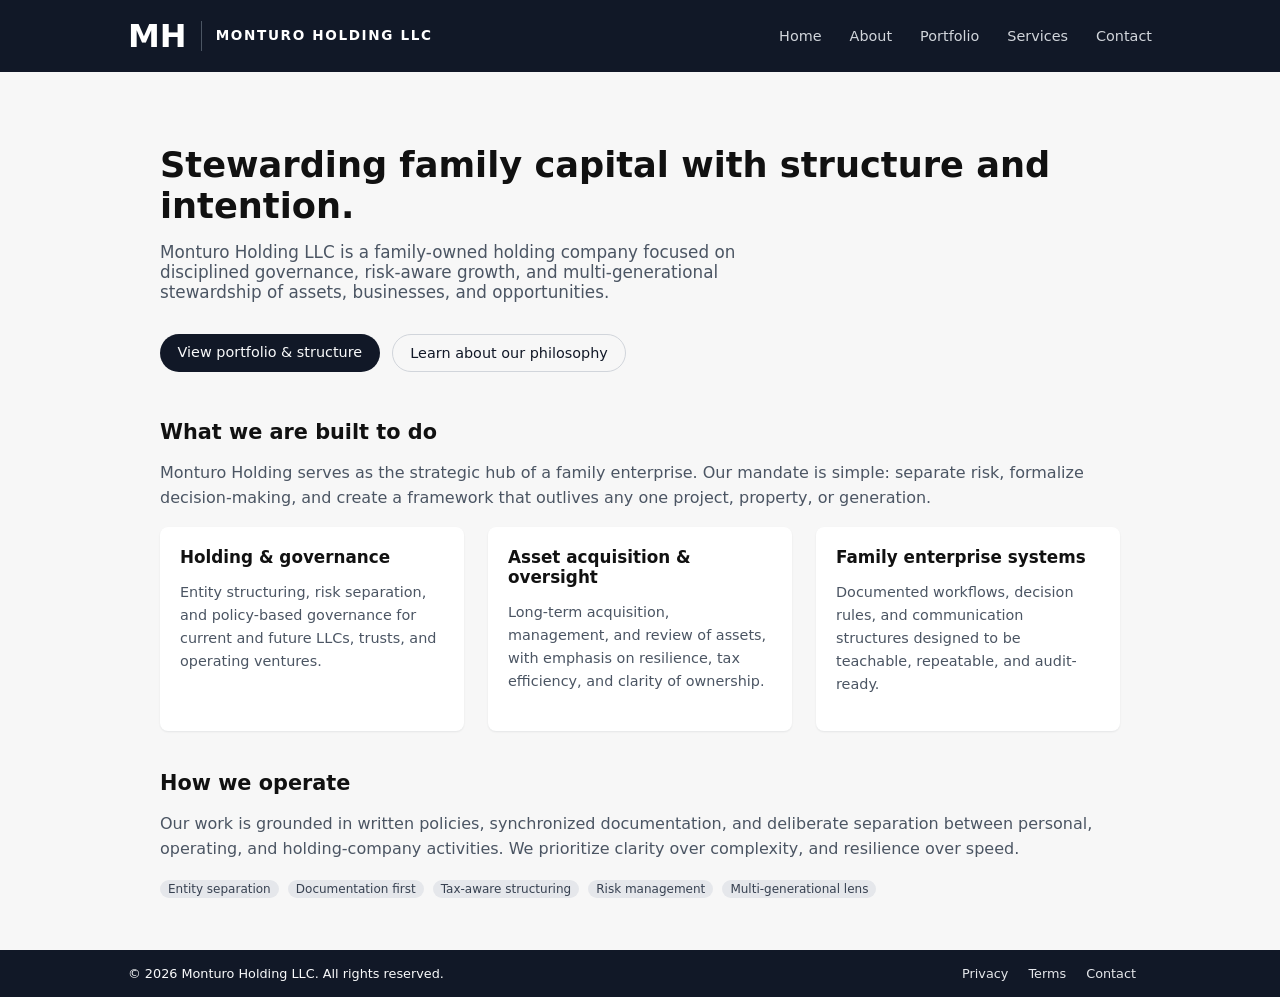
<file: index.html>
<!DOCTYPE html>
<html lang="en">
<head>
  <meta charset="UTF-8" />
  <meta name="viewport" content="width=device-width, initial-scale=1.0" />
  <title>Monturo Holding LLC</title>
  <meta name="description" content="Monturo Holding LLC — a family-owned holding company focused on disciplined governance, risk-aware growth, and multi-generational stewardship." />
  <link rel="stylesheet" href="styles.css" />
</head>
<body>

<header>
  <a href="index.html" class="logo-link">
    <span class="logo-mh">MH</span>
    <span class="logo-divider"></span>
    <span class="logo-name">MONTURO HOLDING LLC</span>
  </a>
  <nav>
    <a href="index.html">Home</a>
    <a href="about.html">About</a>
    <a href="portfolio.html">Portfolio</a>
    <a href="services.html">Services</a>
    <a href="contact.html">Contact</a>
  </nav>
</header>

  <main>

    <div class="hero-section">
      <h1 class="hero-title">Stewarding family capital with structure and intention.</h1>
      <p class="hero-subtitle">Monturo Holding LLC is a family-owned holding company focused on disciplined governance, risk-aware growth, and multi-generational stewardship of assets, businesses, and opportunities.</p>
      <div class="btn-row">
        <a href="portfolio.html" class="btn-primary">View portfolio &amp; structure</a>
        <a href="about.html" class="btn-secondary">Learn about our philosophy</a>
      </div>
    </div>

    <div class="section">
      <h2>What we are built to do</h2>
      <p>Monturo Holding serves as the strategic hub of a family enterprise. Our mandate is simple: separate risk, formalize decision-making, and create a framework that outlives any one project, property, or generation.</p>
      <div class="grid">
        <div class="card">
          <h3>Holding &amp; governance</h3>
          <p class="muted">Entity structuring, risk separation, and policy-based governance for current and future LLCs, trusts, and operating ventures.</p>
        </div>
        <div class="card">
          <h3>Asset acquisition &amp; oversight</h3>
          <p class="muted">Long-term acquisition, management, and review of assets, with emphasis on resilience, tax efficiency, and clarity of ownership.</p>
        </div>
        <div class="card">
          <h3>Family enterprise systems</h3>
          <p class="muted">Documented workflows, decision rules, and communication structures designed to be teachable, repeatable, and audit-ready.</p>
        </div>
      </div>
    </div>

    <div class="section">
      <h2>How we operate</h2>
      <p>Our work is grounded in written policies, synchronized documentation, and deliberate separation between personal, operating, and holding-company activities. We prioritize clarity over complexity, and resilience over speed.</p>
      <div style="margin-top:0.75rem;">
        <span class="pill">Entity separation</span>
        <span class="pill">Documentation first</span>
        <span class="pill">Tax-aware structuring</span>
        <span class="pill">Risk management</span>
        <span class="pill">Multi-generational lens</span>
      </div>
    </div>

  </main>

  <footer>
    <span>&copy; 2026 Monturo Holding LLC. All rights reserved.</span>
    <nav>
      <a href="privacy.html">Privacy</a>
      <a href="terms.html">Terms</a>
      <a href="contact.html">Contact</a>
    </nav>
  </footer>

</body>
</html>
</file>
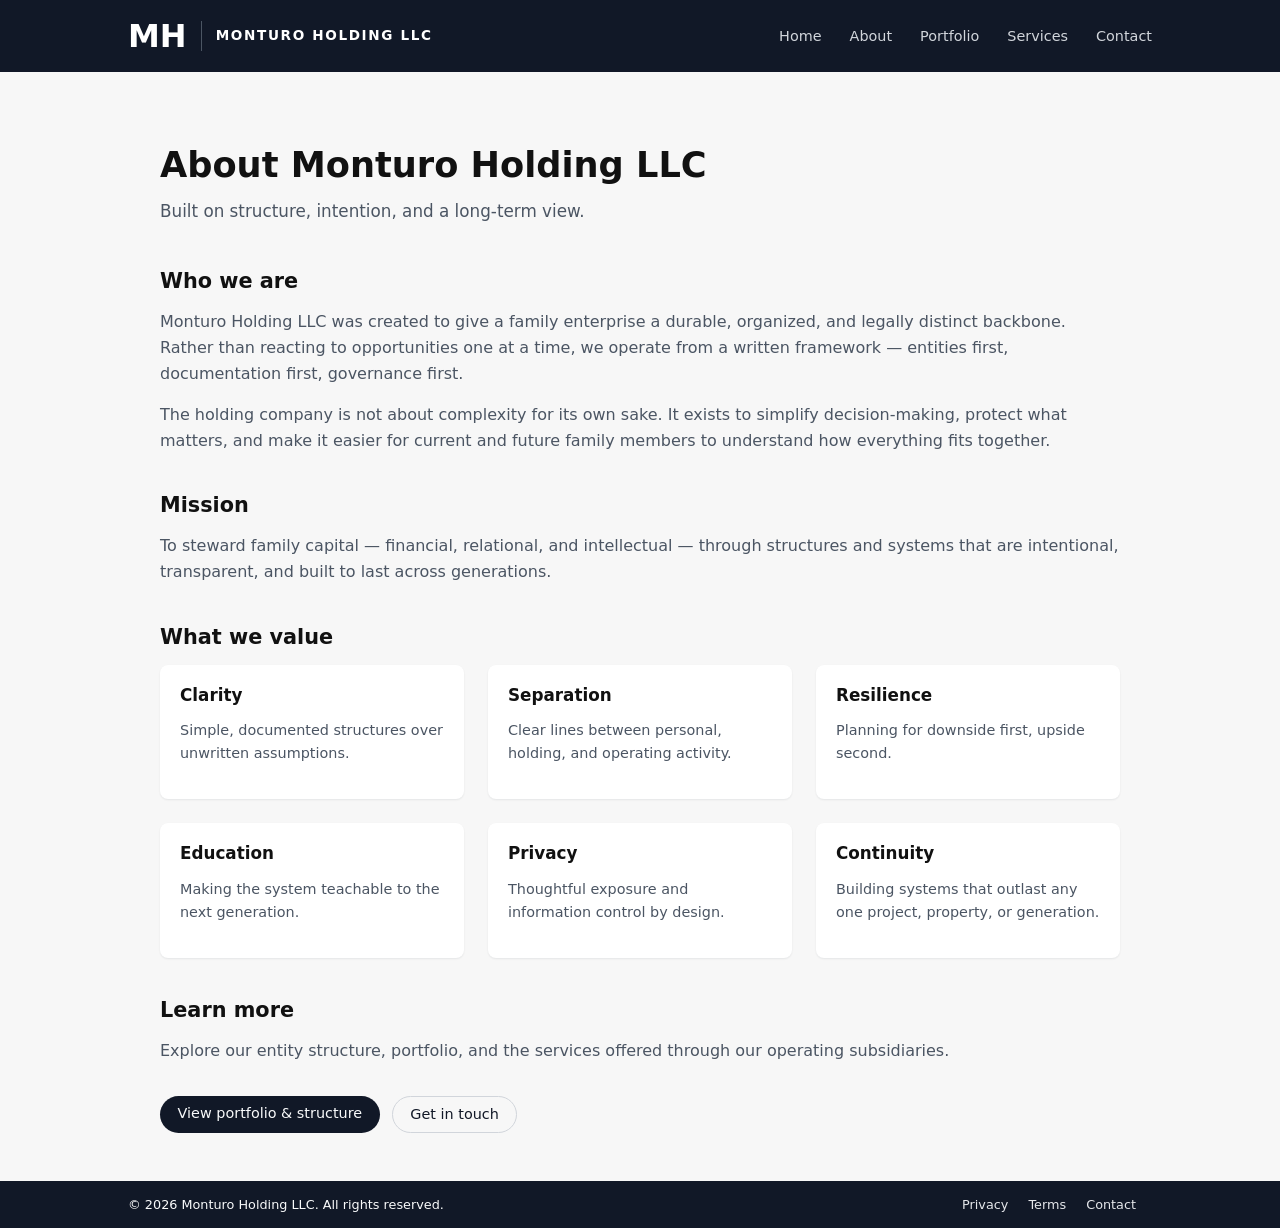
<file: about.html>
<!DOCTYPE html>
<html lang="en">
<head>
  <meta charset="UTF-8" />
  <meta name="viewport" content="width=device-width, initial-scale=1.0" />
  <title>About | Monturo Holding LLC</title>
  <meta name="description" content="About Monturo Holding LLC — a family-owned holding company built on structure, intention, and multi-generational stewardship." />
  <link rel="stylesheet" href="styles.css" />
</head>
<body>

<header>
  <a href="index.html" class="logo-link">
    <span class="logo-mh">MH</span>
    <span class="logo-divider"></span>
    <span class="logo-name">MONTURO HOLDING LLC</span>
  </a>
  <nav>
    <a href="index.html">Home</a>
    <a href="about.html">About</a>
    <a href="portfolio.html">Portfolio</a>
    <a href="services.html">Services</a>
    <a href="contact.html">Contact</a>
  </nav>
</header>

  <main>

    <div class="hero-section">
      <h1 class="hero-title">About Monturo Holding LLC</h1>
      <p class="hero-subtitle">Built on structure, intention, and a long-term view.</p>
    </div>

    <div class="section">
      <h2>Who we are</h2>
      <p>Monturo Holding LLC was created to give a family enterprise a durable, organized, and legally distinct backbone. Rather than reacting to opportunities one at a time, we operate from a written framework — entities first, documentation first, governance first.</p>
      <p style="margin-top:0.75rem;">The holding company is not about complexity for its own sake. It exists to simplify decision-making, protect what matters, and make it easier for current and future family members to understand how everything fits together.</p>
    </div>

    <div class="section">
      <h2>Mission</h2>
      <p>To steward family capital — financial, relational, and intellectual — through structures and systems that are intentional, transparent, and built to last across generations.</p>
    </div>

    <div class="section">
      <h2>What we value</h2>
      <div class="grid">
        <div class="card">
          <h3>Clarity</h3>
          <p class="muted">Simple, documented structures over unwritten assumptions.</p>
        </div>
        <div class="card">
          <h3>Separation</h3>
          <p class="muted">Clear lines between personal, holding, and operating activity.</p>
        </div>
        <div class="card">
          <h3>Resilience</h3>
          <p class="muted">Planning for downside first, upside second.</p>
        </div>
        <div class="card">
          <h3>Education</h3>
          <p class="muted">Making the system teachable to the next generation.</p>
        </div>
        <div class="card">
          <h3>Privacy</h3>
          <p class="muted">Thoughtful exposure and information control by design.</p>
        </div>
        <div class="card">
          <h3>Continuity</h3>
          <p class="muted">Building systems that outlast any one project, property, or generation.</p>
        </div>
      </div>
    </div>

    <div class="section">
      <h2>Learn more</h2>
      <p>Explore our entity structure, portfolio, and the services offered through our operating subsidiaries.</p>
      <div class="btn-row">
        <a href="portfolio.html" class="btn-primary">View portfolio &amp; structure</a>
        <a href="contact.html" class="btn-secondary">Get in touch</a>
      </div>
    </div>

  </main>

  <footer>
    <span>&copy; 2026 Monturo Holding LLC. All rights reserved.</span>
    <nav>
      <a href="privacy.html">Privacy</a>
      <a href="terms.html">Terms</a>
      <a href="contact.html">Contact</a>
    </nav>
  </footer>

</body>
</html>
</file>
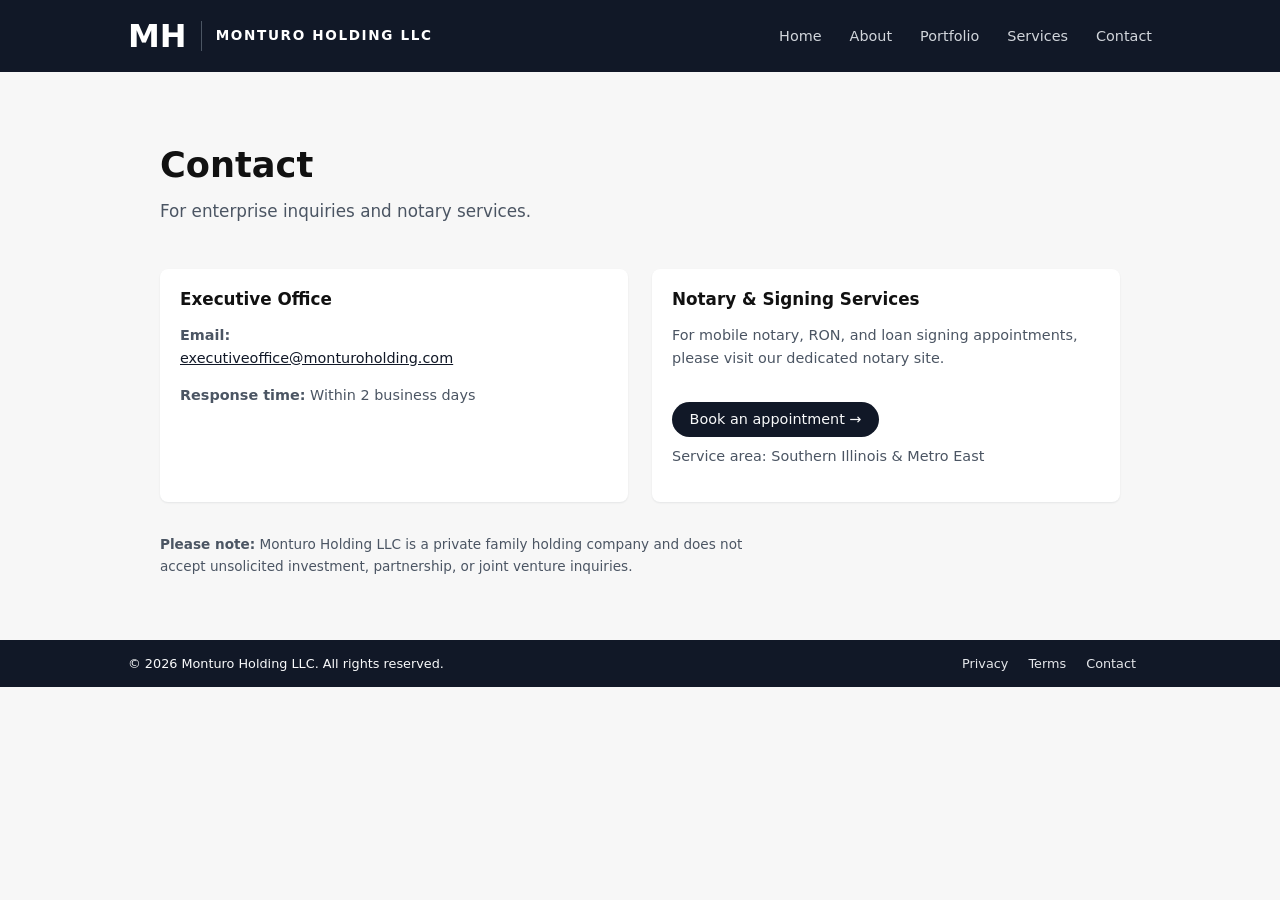
<file: contact.html>
<!DOCTYPE html>
<html lang="en">
<head>
  <meta charset="UTF-8" />
  <meta name="viewport" content="width=device-width, initial-scale=1.0" />
  <title>Contact | Monturo Holding LLC</title>
  <meta name="description" content="Contact Monturo Holding LLC — executive office and notary service inquiries." />
  <link rel="stylesheet" href="styles.css" />
</head>
<body>

  <header>
  <a href="index.html" class="logo-link">
    <span class="logo-mh">MH</span>
    <span class="logo-divider"></span>
    <span class="logo-name">MONTURO HOLDING LLC</span>
  </a>
  <nav>
    <a href="index.html">Home</a>
    <a href="about.html">About</a>
    <a href="portfolio.html">Portfolio</a>
    <a href="services.html">Services</a>
    <a href="contact.html">Contact</a>
  </nav>
</header>

  <main>

    <div class="hero-section">
      <h1 class="hero-title">Contact</h1>
      <p class="hero-subtitle">For enterprise inquiries and notary services.</p>
    </div>

    <div class="section">
      <div class="grid">

        <div class="card">
          <h3>Executive Office</h3>
          <p class="muted">
            <strong>Email:</strong><br />
            <a href="mailto:executiveoffice@monturoholding.com" style="color:#111827;">executiveoffice@monturoholding.com</a>
          </p>
          <p class="muted" style="margin-top:0.5rem;"><strong>Response time:</strong> Within 2 business days</p>
        </div>

        <div class="card">
          <h3>Notary &amp; Signing Services</h3>
          <p class="muted">For mobile notary, RON, and loan signing appointments, please visit our dedicated notary site.</p>
          <div class="btn-row">
            <a href="https://monturo-notary-signing-services.com" target="_blank" rel="noopener" class="btn-primary">Book an appointment →</a>
          </div>
          <p class="muted" style="margin-top:0.5rem;">Service area: Southern Illinois &amp; Metro East</p>
        </div>

      </div>

      <p class="muted" style="margin-top:2rem;font-size:0.85rem;max-width:600px;">
        <strong>Please note:</strong> Monturo Holding LLC is a private family holding company and does not accept unsolicited investment, partnership, or joint venture inquiries.
      </p>
    </div>

  </main>

  <footer>
    <span>&copy; 2026 Monturo Holding LLC. All rights reserved.</span>
    <nav>
      <a href="privacy.html">Privacy</a>
      <a href="terms.html">Terms</a>
      <a href="contact.html">Contact</a>
    </nav>
  </footer>

</body>
</html>
</file>
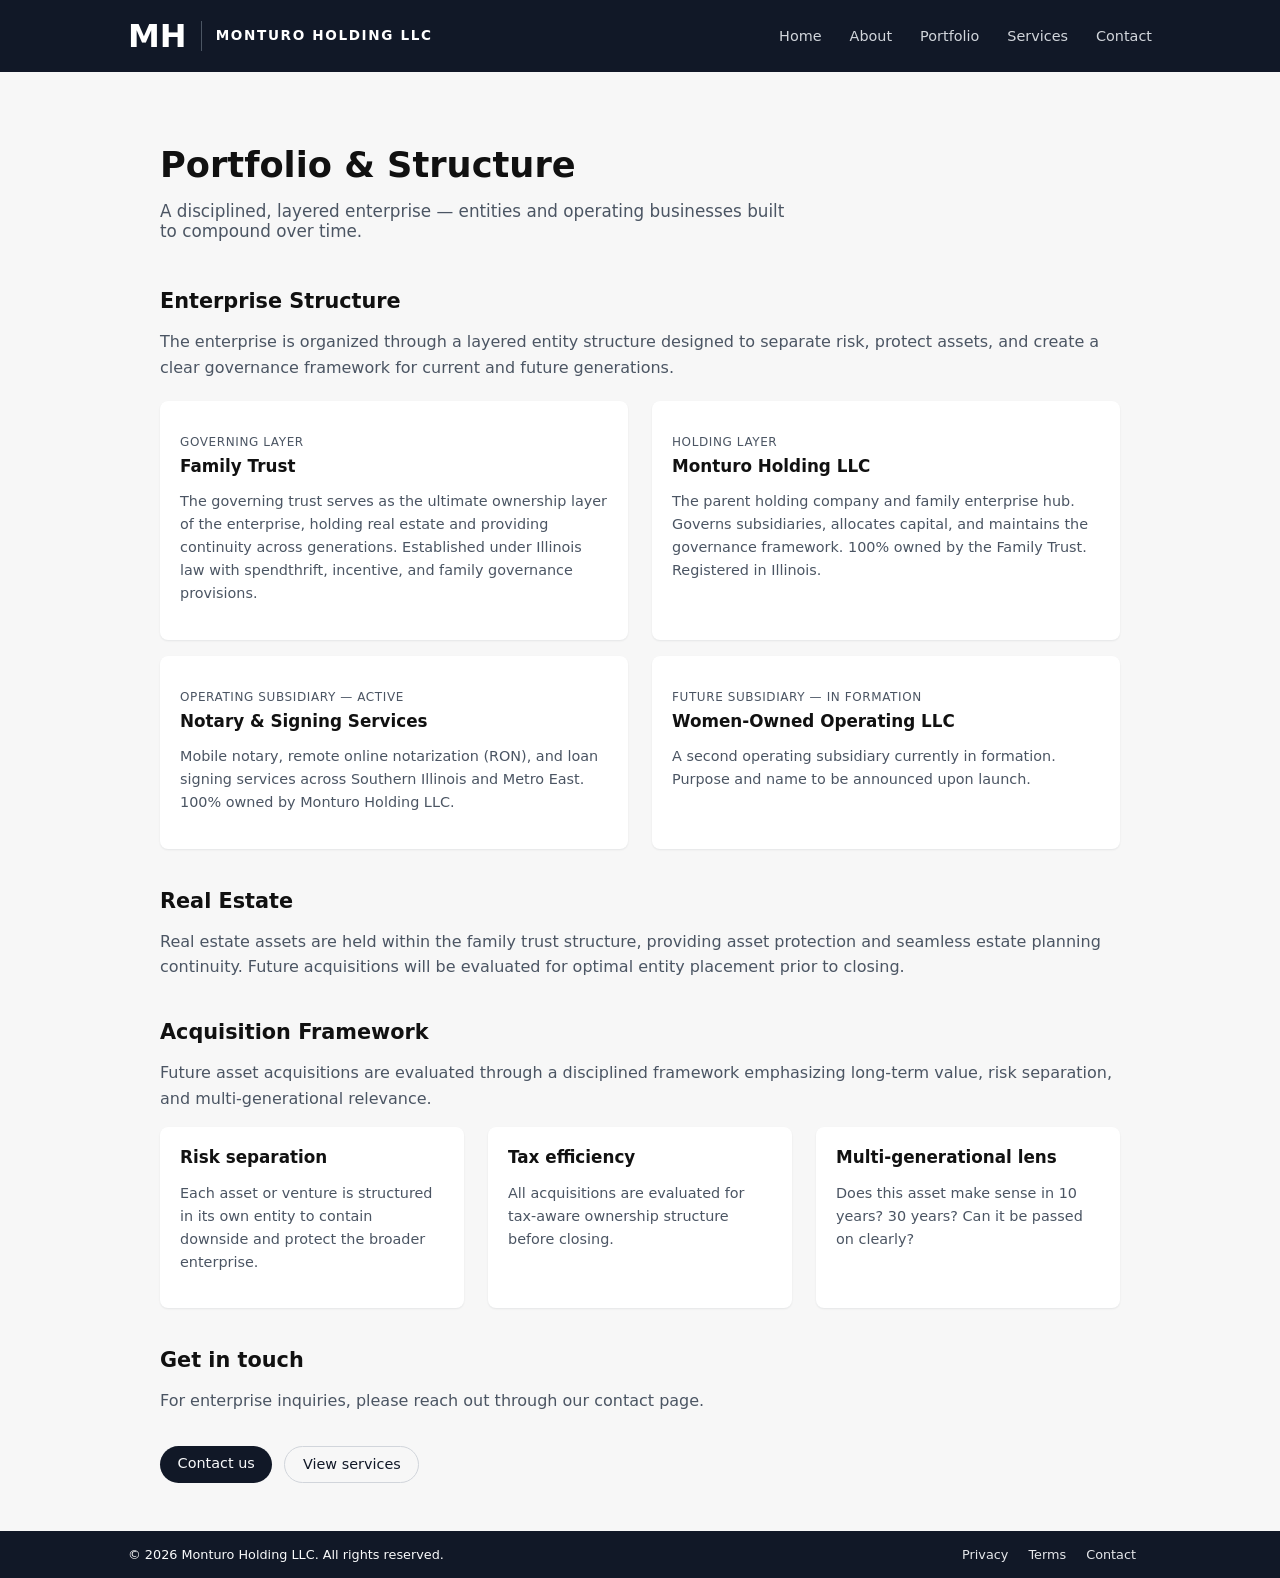
<file: portfolio.html>
<!DOCTYPE html>
<html lang="en">
<head>
  <meta charset="UTF-8" />
  <meta name="viewport" content="width=device-width, initial-scale=1.0" />
  <title>Portfolio | Monturo Holding LLC</title>
  <meta name="description" content="The Monturo Holding LLC enterprise structure — a layered holding company, operating subsidiaries, and a disciplined asset acquisition framework." />
  <link rel="stylesheet" href="styles.css" />
</head>
<body>

 <header>
  <a href="index.html" class="logo-link">
    <span class="logo-mh">MH</span>
    <span class="logo-divider"></span>
    <span class="logo-name">MONTURO HOLDING LLC</span>
  </a>
  <nav>
    <a href="index.html">Home</a>
    <a href="about.html">About</a>
    <a href="portfolio.html">Portfolio</a>
    <a href="services.html">Services</a>
    <a href="contact.html">Contact</a>
  </nav>
</header>

  <main>

    <div class="hero-section">
      <h1 class="hero-title">Portfolio &amp; Structure</h1>
      <p class="hero-subtitle">A disciplined, layered enterprise — entities and operating businesses built to compound over time.</p>
    </div>

    <div class="section">
      <h2>Enterprise Structure</h2>
      <p>The enterprise is organized through a layered entity structure designed to separate risk, protect assets, and create a clear governance framework for current and future generations.</p>

      <div class="grid" style="margin-top:1.25rem;">
        <div class="card">
          <p class="muted" style="font-size:0.75rem;text-transform:uppercase;letter-spacing:0.05em;margin-bottom:0.25rem;">Governing Layer</p>
          <h3>Family Trust</h3>
          <p class="muted">The governing trust serves as the ultimate ownership layer of the enterprise, holding real estate and providing continuity across generations. Established under Illinois law with spendthrift, incentive, and family governance provisions.</p>
        </div>
        <div class="card">
          <p class="muted" style="font-size:0.75rem;text-transform:uppercase;letter-spacing:0.05em;margin-bottom:0.25rem;">Holding Layer</p>
          <h3>Monturo Holding LLC</h3>
          <p class="muted">The parent holding company and family enterprise hub. Governs subsidiaries, allocates capital, and maintains the governance framework. 100% owned by the Family Trust. Registered in Illinois.</p>
        </div>
      </div>

      <div class="grid" style="margin-top:1rem;">
        <div class="card">
          <p class="muted" style="font-size:0.75rem;text-transform:uppercase;letter-spacing:0.05em;margin-bottom:0.25rem;">Operating Subsidiary — Active</p>
          <h3>Notary &amp; Signing Services</h3>
          <p class="muted">Mobile notary, remote online notarization (RON), and loan signing services across Southern Illinois and Metro East. 100% owned by Monturo Holding LLC.</p>
        </div>
        <div class="card">
          <p class="muted" style="font-size:0.75rem;text-transform:uppercase;letter-spacing:0.05em;margin-bottom:0.25rem;">Future Subsidiary — In Formation</p>
          <h3>Women-Owned Operating LLC</h3>
          <p class="muted">A second operating subsidiary currently in formation. Purpose and name to be announced upon launch.</p>
        </div>
      </div>
    </div>

    <div class="section">
      <h2>Real Estate</h2>
      <p>Real estate assets are held within the family trust structure, providing asset protection and seamless estate planning continuity. Future acquisitions will be evaluated for optimal entity placement prior to closing.</p>
    </div>

    <div class="section">
      <h2>Acquisition Framework</h2>
      <p>Future asset acquisitions are evaluated through a disciplined framework emphasizing long-term value, risk separation, and multi-generational relevance.</p>
      <div class="grid">
        <div class="card">
          <h3>Risk separation</h3>
          <p class="muted">Each asset or venture is structured in its own entity to contain downside and protect the broader enterprise.</p>
        </div>
        <div class="card">
          <h3>Tax efficiency</h3>
          <p class="muted">All acquisitions are evaluated for tax-aware ownership structure before closing.</p>
        </div>
        <div class="card">
          <h3>Multi-generational lens</h3>
          <p class="muted">Does this asset make sense in 10 years? 30 years? Can it be passed on clearly?</p>
        </div>
      </div>
    </div>

    <div class="section">
      <h2>Get in touch</h2>
      <p>For enterprise inquiries, please reach out through our contact page.</p>
      <div class="btn-row">
        <a href="contact.html" class="btn-primary">Contact us</a>
        <a href="services.html" class="btn-secondary">View services</a>
      </div>
    </div>

  </main>

  <footer>
    <span>&copy; 2026 Monturo Holding LLC. All rights reserved.</span>
    <nav>
      <a href="privacy.html">Privacy</a>
      <a href="terms.html">Terms</a>
      <a href="contact.html">Contact</a>
    </nav>
  </footer>

</body>
</html>
</file>
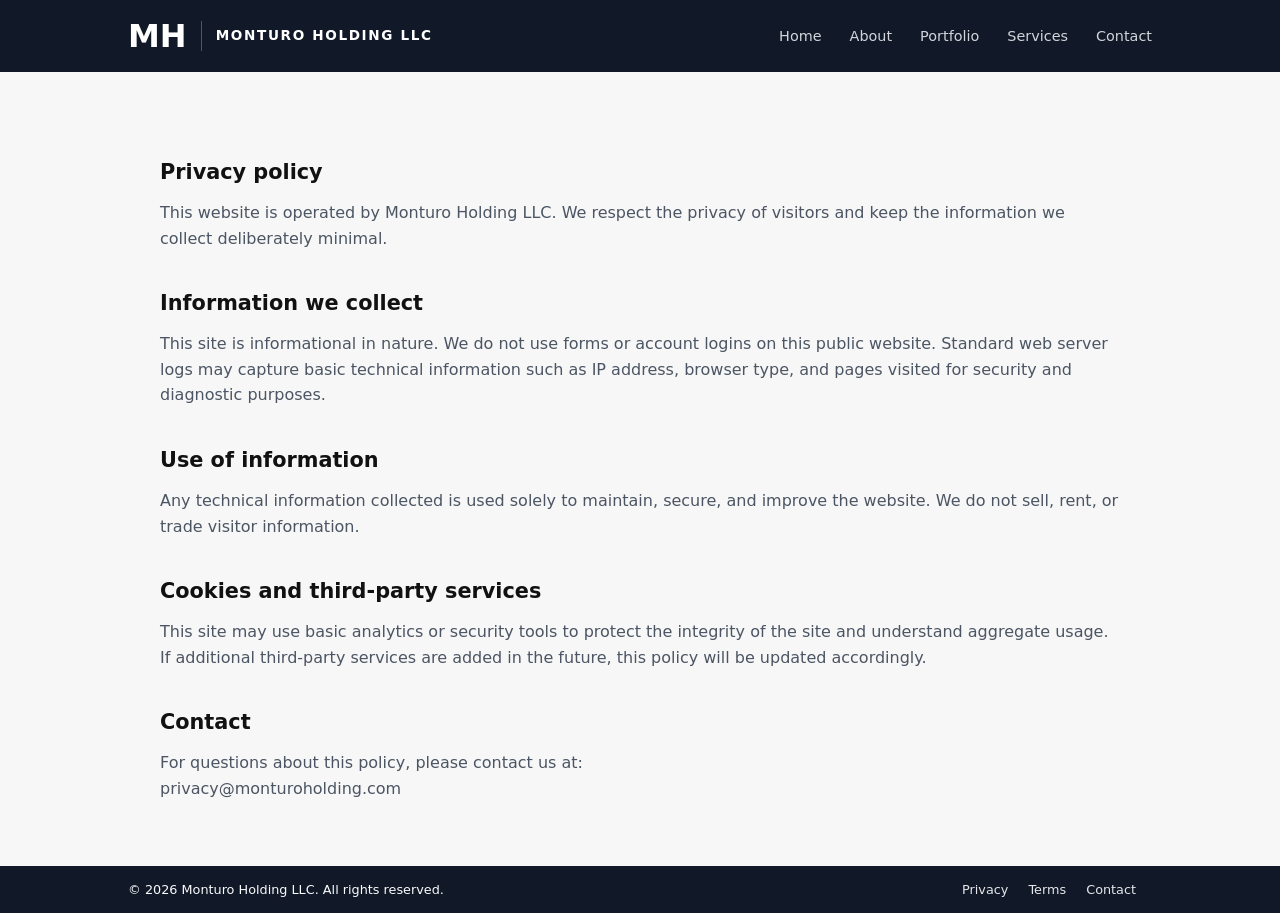
<file: privacy.html>
<!DOCTYPE html>
<html lang="en">
<head>
  <meta charset="UTF-8">
  <title>Privacy Policy | Monturo Holding LLC</title>
  <meta name="viewport" content="width=device-width, initial-scale=1">
  <meta name="description" content="Privacy policy for the Monturo Holdings LLC website.">
  <link rel="stylesheet" href="styles.css">
</head>
<body>
<header>
  <a href="index.html" class="logo-link">
    <span class="logo-mh">MH</span>
    <span class="logo-divider"></span>
    <span class="logo-name">MONTURO HOLDING LLC</span>
  </a>
  <nav>
    <a href="index.html">Home</a>
    <a href="about.html">About</a>
    <a href="portfolio.html">Portfolio</a>
    <a href="services.html">Services</a>
    <a href="contact.html">Contact</a>
  </nav>
</header>

  <main>
    <section class="section">
      <h1>Privacy policy</h1>
      <p>
        This website is operated by Monturo Holding LLC. We respect the privacy of visitors and keep the
        information we collect deliberately minimal.
      </p>
    </section>

    <section class="section">
      <h2>Information we collect</h2>
      <p>
        This site is informational in nature. We do not use forms or account logins on this public website.
        Standard web server logs may capture basic technical information such as IP address, browser type, and
        pages visited for security and diagnostic purposes.
      </p>
    </section>

    <section class="section">
      <h2>Use of information</h2>
      <p>
        Any technical information collected is used solely to maintain, secure, and improve the website. We do not
        sell, rent, or trade visitor information.
      </p>
    </section>

    <section class="section">
      <h2>Cookies and third-party services</h2>
      <p>
        This site may use basic analytics or security tools to protect the integrity of the site and understand
        aggregate usage. If additional third-party services are added in the future, this policy will be updated
        accordingly.
      </p>
    </section>

    <section class="section">
      <h2>Contact</h2>
      <p>
        For questions about this policy, please contact us at:<br>
        privacy@monturoholding.com
      </p>
    </section>
  </main>

  <footer>
    <div>© <span id="year"></span> Monturo Holding LLC. All rights reserved.</div>
    <nav>
      <a href="privacy.html">Privacy</a>
      <a href="terms.html">Terms</a>
      <a href="contact.html">Contact</a>
    </nav>
  </footer>

  <script>
    document.getElementById('year').textContent = new Date().getFullYear();
  </script>
</body>
</html>
</file>
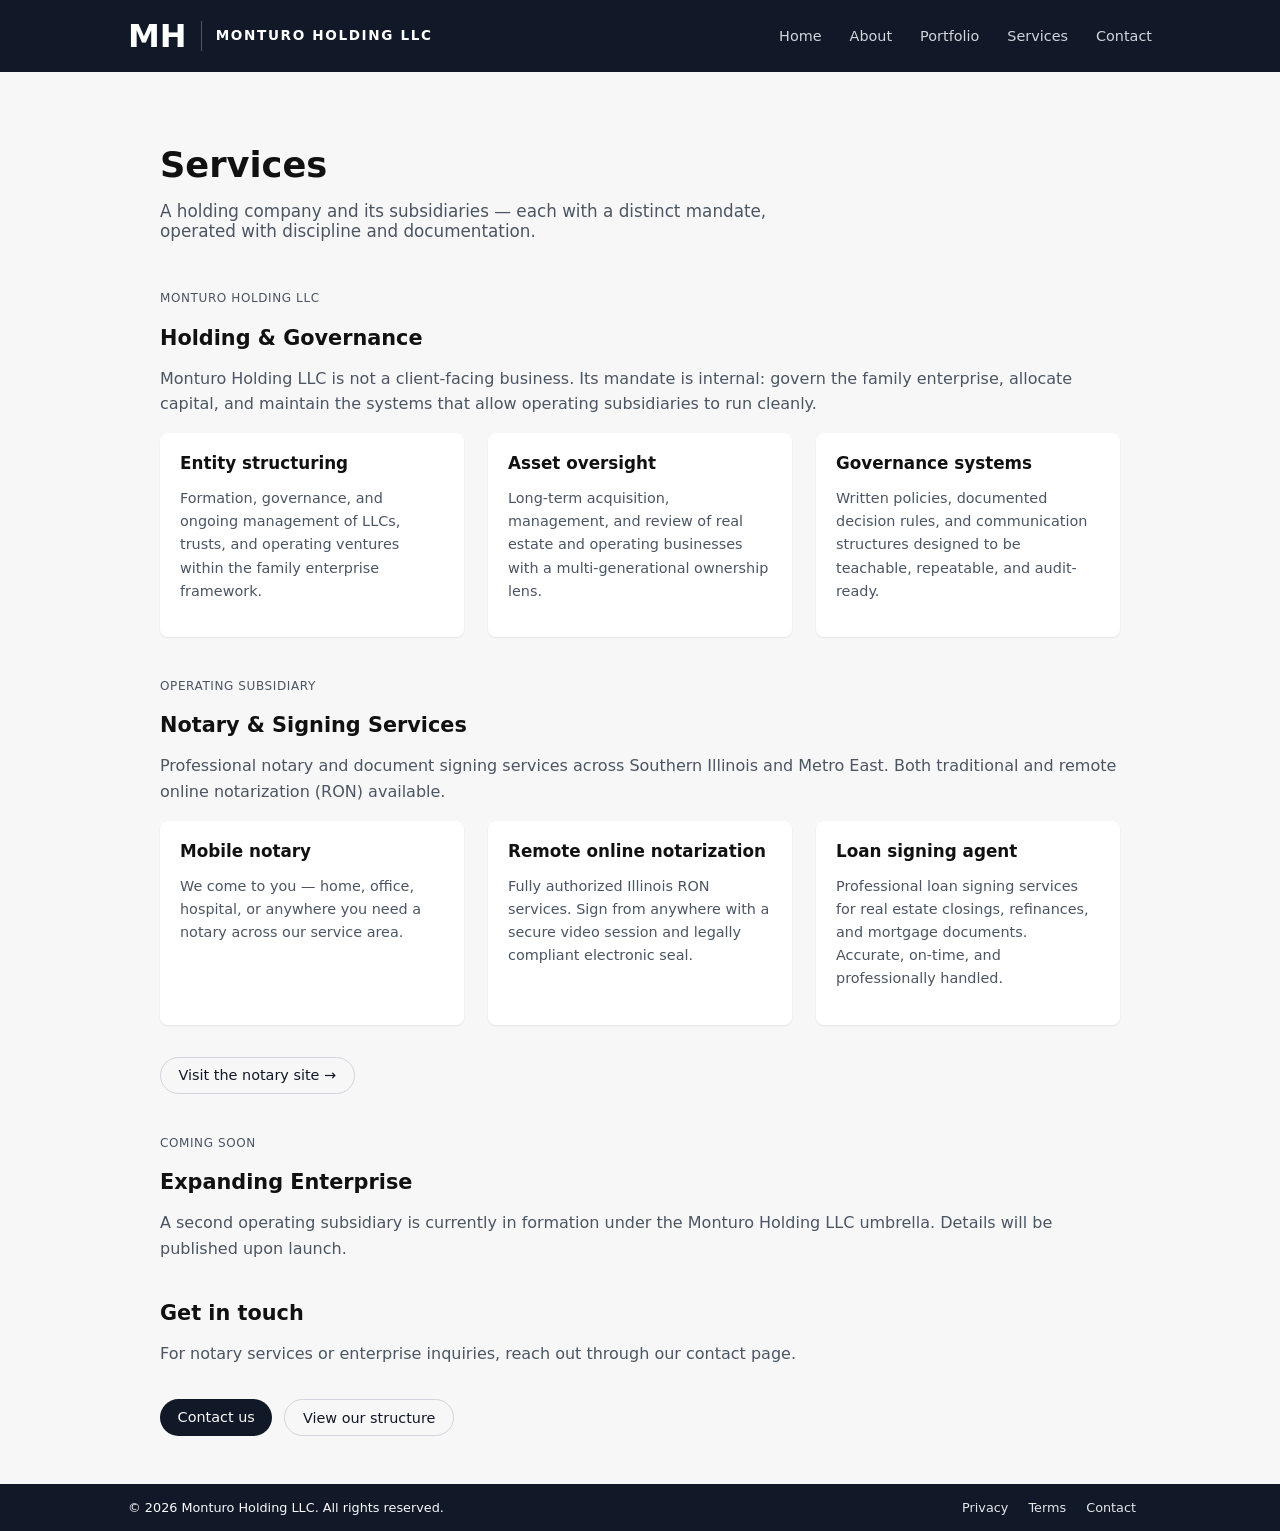
<file: services.html>
<!DOCTYPE html>
<html lang="en">
<head>
  <meta charset="UTF-8" />
  <meta name="viewport" content="width=device-width, initial-scale=1.0" />
  <title>Services | Monturo Holding LLC</title>
  <meta name="description" content="Services offered through the Monturo Holding LLC enterprise — governance, notary and signing services, and family enterprise systems." />
  <link rel="stylesheet" href="styles.css" />
</head>
<body>

<header>
  <a href="index.html" class="logo-link">
    <span class="logo-mh">MH</span>
    <span class="logo-divider"></span>
    <span class="logo-name">MONTURO HOLDING LLC</span>
  </a>
  <nav>
    <a href="index.html">Home</a>
    <a href="about.html">About</a>
    <a href="portfolio.html">Portfolio</a>
    <a href="services.html">Services</a>
    <a href="contact.html">Contact</a>
  </nav>
</header>

  <main>

    <div class="hero-section">
      <h1 class="hero-title">Services</h1>
      <p class="hero-subtitle">A holding company and its subsidiaries — each with a distinct mandate, operated with discipline and documentation.</p>
    </div>

    <div class="section">
      <p class="muted" style="font-size:0.75rem;text-transform:uppercase;letter-spacing:0.05em;">Monturo Holding LLC</p>
      <h2>Holding &amp; Governance</h2>
      <p>Monturo Holding LLC is not a client-facing business. Its mandate is internal: govern the family enterprise, allocate capital, and maintain the systems that allow operating subsidiaries to run cleanly.</p>
      <div class="grid">
        <div class="card">
          <h3>Entity structuring</h3>
          <p class="muted">Formation, governance, and ongoing management of LLCs, trusts, and operating ventures within the family enterprise framework.</p>
        </div>
        <div class="card">
          <h3>Asset oversight</h3>
          <p class="muted">Long-term acquisition, management, and review of real estate and operating businesses with a multi-generational ownership lens.</p>
        </div>
        <div class="card">
          <h3>Governance systems</h3>
          <p class="muted">Written policies, documented decision rules, and communication structures designed to be teachable, repeatable, and audit-ready.</p>
        </div>
      </div>
    </div>

    <div class="section">
      <p class="muted" style="font-size:0.75rem;text-transform:uppercase;letter-spacing:0.05em;">Operating Subsidiary</p>
      <h2>Notary &amp; Signing Services</h2>
      <p>Professional notary and document signing services across Southern Illinois and Metro East. Both traditional and remote online notarization (RON) available.</p>
      <div class="grid">
        <div class="card">
          <h3>Mobile notary</h3>
          <p class="muted">We come to you — home, office, hospital, or anywhere you need a notary across our service area.</p>
        </div>
        <div class="card">
          <h3>Remote online notarization</h3>
          <p class="muted">Fully authorized Illinois RON services. Sign from anywhere with a secure video session and legally compliant electronic seal.</p>
        </div>
        <div class="card">
          <h3>Loan signing agent</h3>
          <p class="muted">Professional loan signing services for real estate closings, refinances, and mortgage documents. Accurate, on-time, and professionally handled.</p>
        </div>
      </div>
      <div class="btn-row">
        <a href="https://monturo-notary-signing-services.com" target="_blank" rel="noopener" class="btn-secondary">Visit the notary site →</a>
      </div>
    </div>

    <div class="section">
      <p class="muted" style="font-size:0.75rem;text-transform:uppercase;letter-spacing:0.05em;">Coming Soon</p>
      <h2>Expanding Enterprise</h2>
      <p>A second operating subsidiary is currently in formation under the Monturo Holding LLC umbrella. Details will be published upon launch.</p>
    </div>

    <div class="section">
      <h2>Get in touch</h2>
      <p>For notary services or enterprise inquiries, reach out through our contact page.</p>
      <div class="btn-row">
        <a href="contact.html" class="btn-primary">Contact us</a>
        <a href="portfolio.html" class="btn-secondary">View our structure</a>
      </div>
    </div>

  </main>

  <footer>
    <span>&copy; 2026 Monturo Holding LLC. All rights reserved.</span>
    <nav>
      <a href="privacy.html">Privacy</a>
      <a href="terms.html">Terms</a>
      <a href="contact.html">Contact</a>
    </nav>
  </footer>

</body>
</html>
</file>
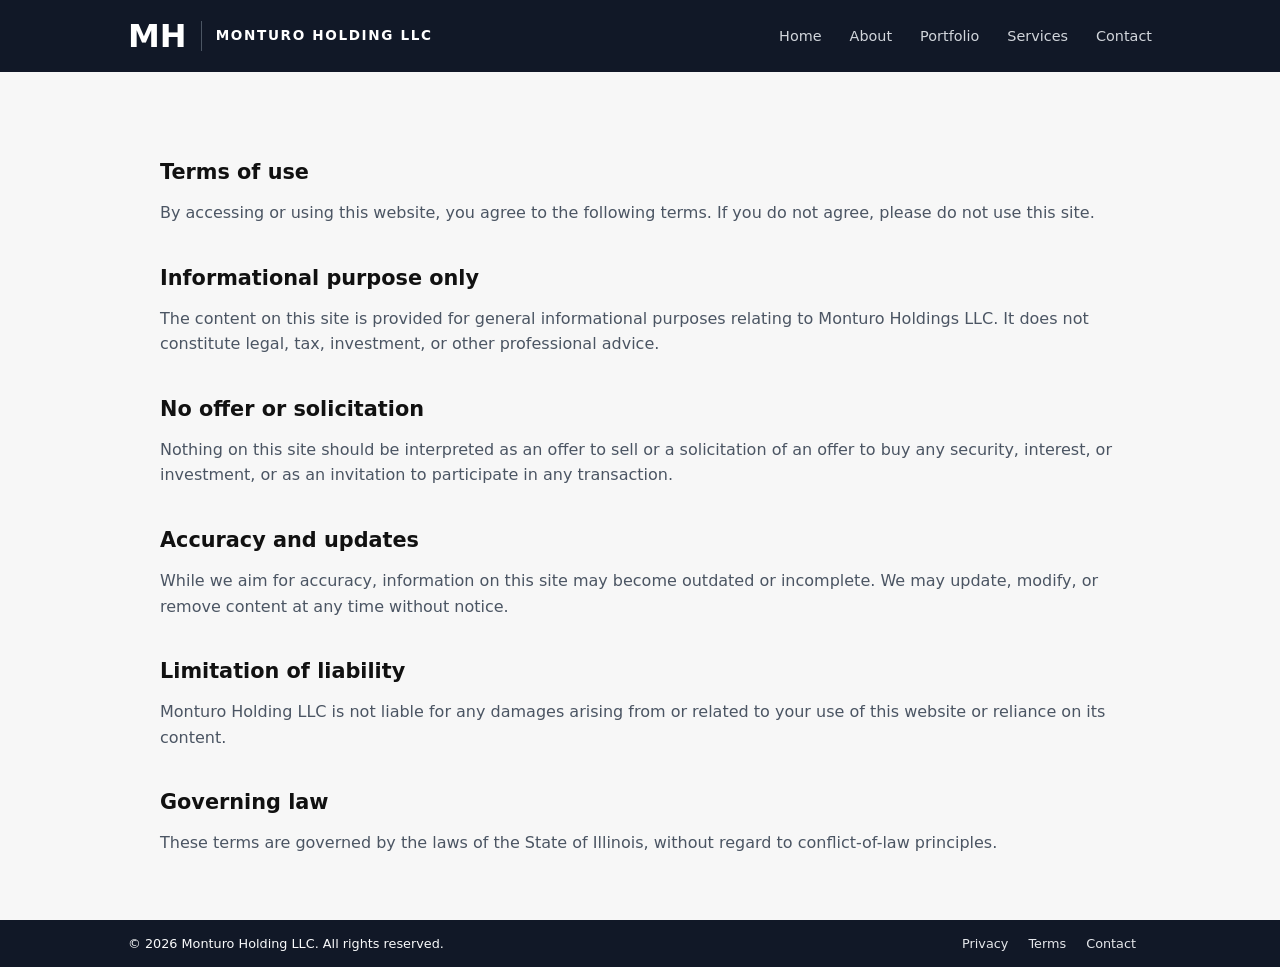
<file: terms.html>
<!DOCTYPE html>
<html lang="en">
<head>
  <meta charset="UTF-8">
  <title>Terms of Use | Monturo Holding LLC</title>
  <meta name="viewport" content="width=device-width, initial-scale=1">
  <meta name="description" content="Terms of use for the Monturo Holdings LLC website.">
  <link rel="stylesheet" href="styles.css">
</head>
<body>
<header>
  <a href="index.html" class="logo-link">
    <span class="logo-mh">MH</span>
    <span class="logo-divider"></span>
    <span class="logo-name">MONTURO HOLDING LLC</span>
  </a>
  <nav>
    <a href="index.html">Home</a>
    <a href="about.html">About</a>
    <a href="portfolio.html">Portfolio</a>
    <a href="services.html">Services</a>
    <a href="contact.html">Contact</a>
  </nav>
</header>

  <main>
    <section class="section">
      <h1>Terms of use</h1>
      <p>
        By accessing or using this website, you agree to the following terms. If you do not agree, please do not
        use this site.
      </p>
    </section>

    <section class="section">
      <h2>Informational purpose only</h2>
      <p>
        The content on this site is provided for general informational purposes relating to Monturo Holdings LLC.
        It does not constitute legal, tax, investment, or other professional advice.
      </p>
    </section>

    <section class="section">
      <h2>No offer or solicitation</h2>
      <p>
        Nothing on this site should be interpreted as an offer to sell or a solicitation of an offer to buy any
        security, interest, or investment, or as an invitation to participate in any transaction.
      </p>
    </section>

    <section class="section">
      <h2>Accuracy and updates</h2>
      <p>
        While we aim for accuracy, information on this site may become outdated or incomplete. We may update,
        modify, or remove content at any time without notice.
      </p>
    </section>

    <section class="section">
      <h2>Limitation of liability</h2>
      <p>
        Monturo Holding LLC is not liable for any damages arising from or related to your use of this website or
        reliance on its content.
      </p>
    </section>

    <section class="section">
      <h2>Governing law</h2>
      <p>
        These terms are governed by the laws of the State of Illinois, without regard to conflict-of-law
        principles.
      </p>
    </section>
  </main>

  <footer>
    <div>© <span id="year"></span> Monturo Holding LLC. All rights reserved.</div>
    <nav>
      <a href="privacy.html">Privacy</a>
      <a href="terms.html">Terms</a>
      <a href="contact.html">Contact</a>
    </nav>
  </footer>

  <script>
    document.getElementById('year').textContent = new Date().getFullYear();
  </script>
</body>
</html>
</file>
<file: styles.css>
body { margin: 0; font-family: system-ui, -apple-system, BlinkMacSystemFont, "Segoe UI", sans-serif; color: #111; background-color: #f7f7f7; }

header { background-color: #111827; color: #f9fafb; padding: 1.25rem 10vw; display: flex; align-items: center; justify-content: space-between; gap: 2rem; }
footer { background-color: #111827; color: #f9fafb; padding: 1rem 10vw; font-size: 0.8rem; display: flex; flex-wrap: wrap; justify-content: space-between; gap: 0.75rem; align-items: center; }

.logo-link { display: flex; flex-direction: row; align-items: center; gap: 14px; text-decoration: none; flex-shrink: 0; min-width: max-content; }
.logo-mh { font-size: 2rem; font-weight: 900; color: #ffffff; letter-spacing: 0; line-height: 1; white-space: nowrap; }
.logo-divider { width: 1px; height: 30px; background-color: #4b5563; flex-shrink: 0; }
.logo-name { font-size: 0.85rem; font-weight: 600; color: #ffffff; letter-spacing: 0.12em; text-transform: uppercase; white-space: nowrap; line-height: 1; }

header nav { display: flex; align-items: center; flex-wrap: wrap; }
header nav a { color: #d1d5db; text-decoration: none; margin-left: 1.75rem; font-size: 0.9rem; white-space: nowrap; }
header nav a:hover { color: #ffffff; }

footer a { color: #e5e7eb; text-decoration: none; margin-right: 1rem; }
footer a:hover { text-decoration: underline; }
footer nav a { margin-right: 1rem; }

main { padding: 3rem 10vw; max-width: 960px; margin: 0 auto; }
.hero-title { font-size: 2.2rem; margin-bottom: 0.5rem; }
.hero-subtitle { font-size: 1.05rem; color: #4b5563; max-width: 640px; }
.hero-section { margin-bottom: 3rem; }
.section { margin-top: 2.5rem; }
.section h2, .section h1 { font-size: 1.3rem; margin-bottom: 0.5rem; }
.section p { color: #4b5563; line-height: 1.6; }
.pill { display: inline-block; padding: 0.15rem 0.5rem; border-radius: 999px; font-size: 0.75rem; background: #e5e7eb; color: #374151; margin-right: 0.25rem; margin-bottom: 0.25rem; }
.grid { display: grid; grid-template-columns: repeat(auto-fit, minmax(240px, 1fr)); gap: 1.5rem; margin-top: 1rem; }
.card { background: white; border-radius: 0.5rem; padding: 1.25rem; box-shadow: 0 1px 2px rgba(15, 23, 42, 0.08); }
.card h3 { margin-top: 0; font-size: 1.05rem; margin-bottom: 0.35rem; }
.muted { color: #6b7280; font-size: 0.9rem; }
.btn-row { margin-top: 2rem; display: flex; flex-wrap: wrap; gap: 0.75rem; }
.btn-primary, .btn-secondary { padding: 0.6rem 1.1rem; border-radius: 999px; font-size: 0.9rem; text-decoration: none; display: inline-block; }
.btn-primary { background-color: #111827; color: #f9fafb; }
.btn-secondary { background-color: transparent; color: #111827; border: 1px solid #d1d5db; }
.btn-primary:hover { background-color: #020617; }
.btn-secondary:hover { background-color: #e5e7eb; }
ul { color: #4b5563; line-height: 1.6; }
li { margin-bottom: 0.35rem; }

@media (max-width: 640px) {
  header { padding: 1rem 1.25rem; gap: 1rem; flex-wrap: wrap; }
  header nav a { margin-left: 1rem; font-size: 0.82rem; }
  footer, main { padding-left: 1.25rem; padding-right: 1.25rem; }
  .hero-title { font-size: 1.8rem; }
  .logo-mh { font-size: 2rem; }
.logo-name { font-size: 0.62rem; }
}
</file>
